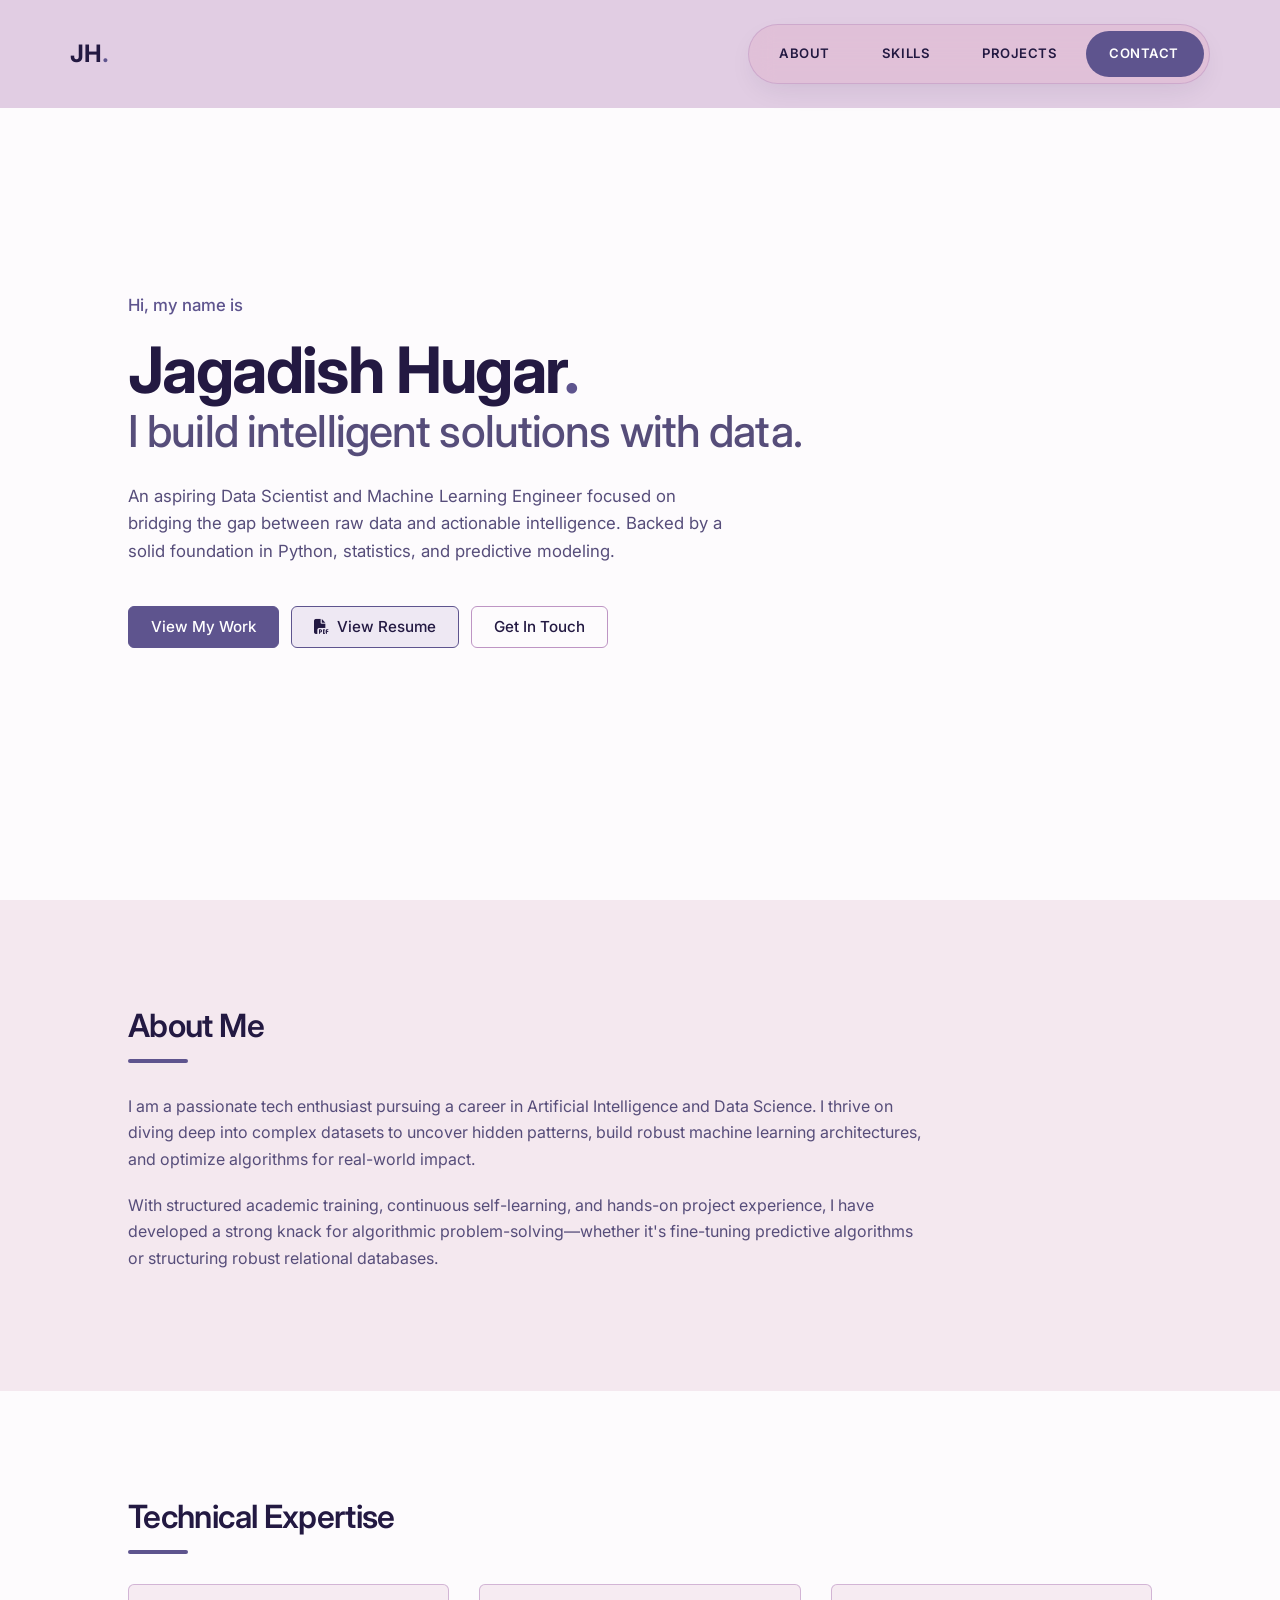
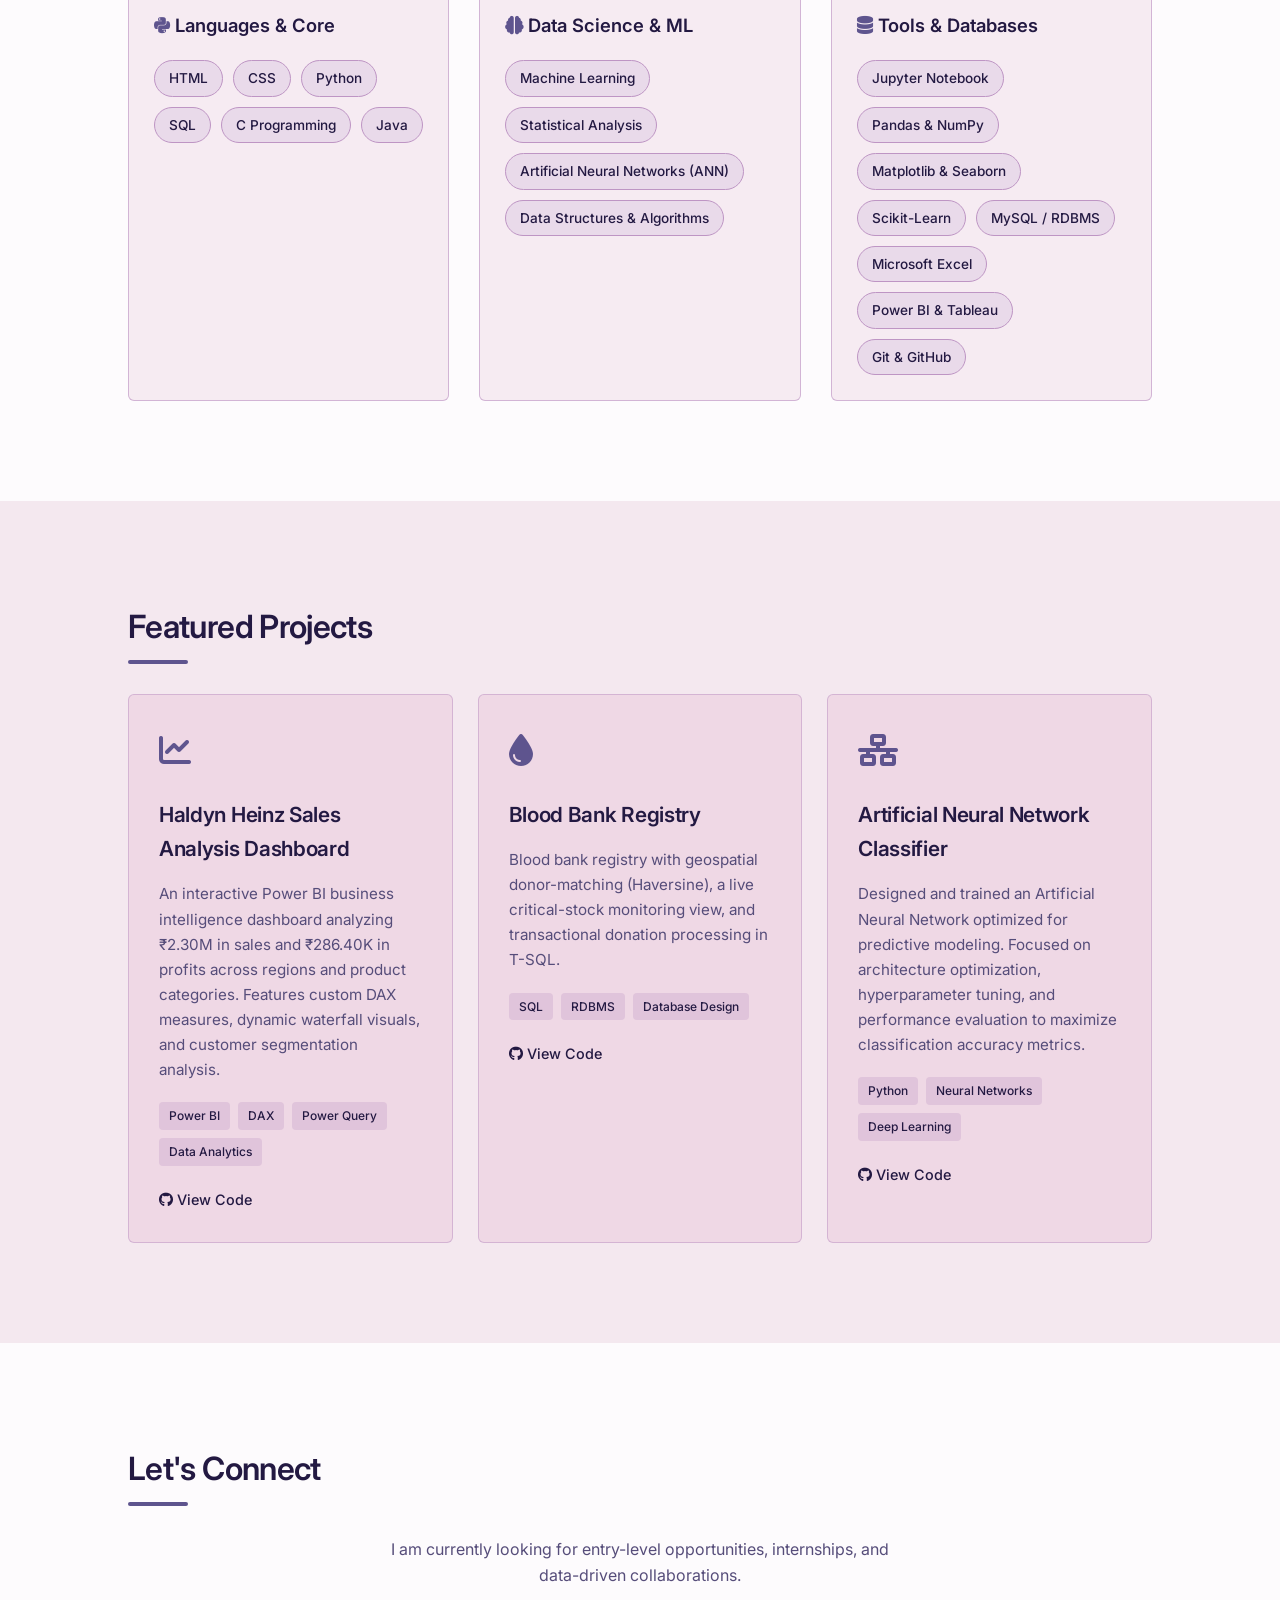
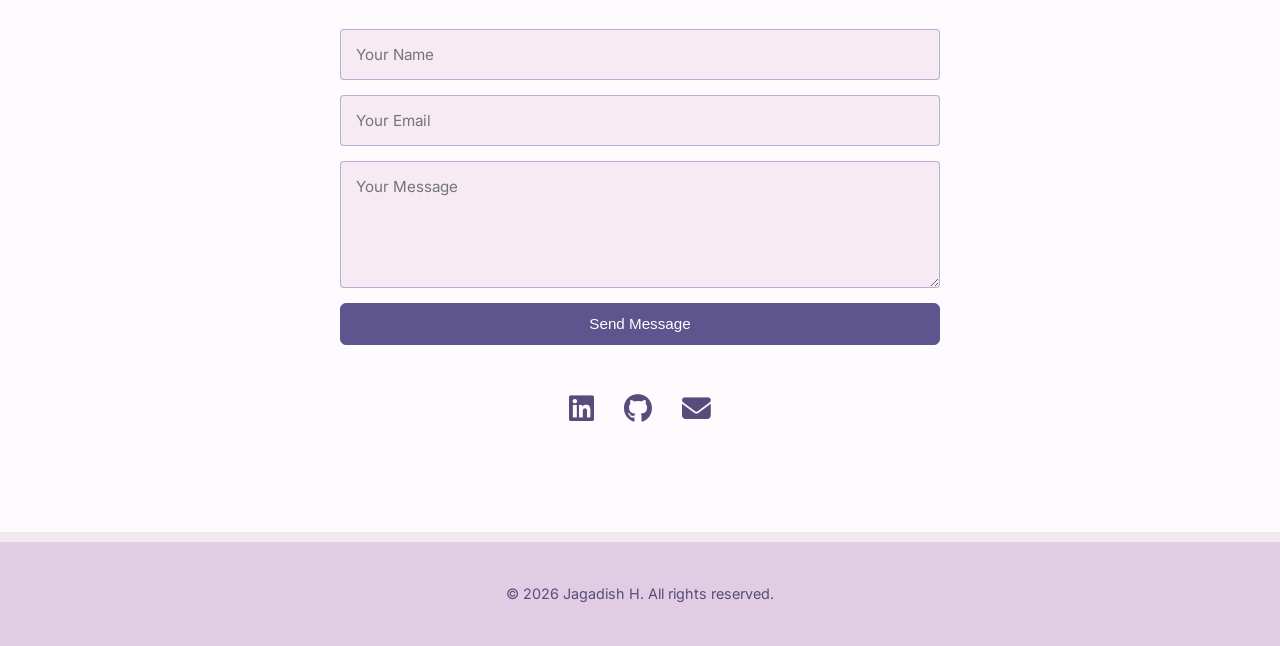
<file: index.html>
<!DOCTYPE html>
<html lang="en">
<head>
    <meta charset="UTF-8">
    <meta name="viewport" content="width=device-width, initial-scale=1.0">
    <meta name="description" content="Jagadish Hugar — Aspiring Data Scientist and Machine Learning Engineer specializing in Python, statistics, and predictive modeling.">
    
    <!-- Open Graph / Social Sharing -->
    <meta property="og:type" content="website">
    <meta property="og:title" content="Jagadish Hugar | Data Science &amp; ML Portfolio">
    <meta property="og:description" content="Aspiring Data Scientist and Machine Learning Engineer focused on Python, data analytics, SQL, and predictive modeling.">
    <meta property="og:url" content="https://jagadishhugar.github.io/">
    <meta property="og:image" content="https://jagadishhugar.github.io/assets/og-preview.png">

    <!-- Twitter / X Card -->
    <meta name="twitter:card" content="summary_large_image">
    <meta name="twitter:title" content="Jagadish Hugar | Data Science &amp; ML Portfolio">
    <meta name="twitter="twitter:description" content="Aspiring Data Scientist and Machine Learning Engineer focused on Python, data analytics, SQL, and predictive modeling.">
    <meta name="twitter:image" content="https://jagadishhugar.github.io/assets/og-preview.png">
    
    <meta name="theme-color" content="#0a192f">
    <title>Jagadish H | Aspiring Data Scientist</title>

    <link rel="preconnect" href="https://cdnjs.cloudflare.com" crossorigin>
    <link rel="preconnect" href="https://fonts.googleapis.com">
    <link rel="preconnect" href="https://fonts.gstatic.com" crossorigin>

    <link rel="stylesheet" href="style.css">
    <link rel="stylesheet" href="https://cdnjs.cloudflare.com/ajax/libs/font-awesome/6.4.0/css/all.min.css">
<link href="https://fonts.googleapis.com/css2?family=Inter:wght@400;500;600;700&display=swap" rel="stylesheet">
</head>
<body>

    <!-- Navigation Bar -->
    <nav class="navbar" aria-label="Main Navigation">
        <div class="nav-container">
            <a href="#" class="logo">JH<span class="accent">.</span></a>

            <div class="nav-pill" id="nav-pill">
                <span class="nav-indicator" id="nav-indicator" aria-hidden="true"></span>
                <ul class="nav-links" id="nav-links">
                    <li><a href="#about" data-section="about">About</a></li>
                    <li><a href="#skills" data-section="skills">Skills</a></li>
                    <li><a href="#projects" data-section="projects">Projects</a></li>
                    <li><a href="#contact" data-section="contact">Contact</a></li>
                </ul>
            </div>

            <button class="menu-toggle" id="mobile-menu" aria-label="Toggle navigation menu" aria-expanded="false" aria-controls="nav-links">
                <i class="fas fa-bars"></i>
            </button>
        </div>
    </nav>

    <main>
        <!-- Hero Section -->
        <header class="hero">
            <div class="hero-content">
                <p class="hero-subtitle">Hi, my name is</p>
                <h1 class="hero-title">Jagadish Hugar<span class="accent">.</span></h1>
                <h2 class="hero-slug">I build intelligent solutions with data.</h2>
                <p class="hero-description">
                    An aspiring Data Scientist and Machine Learning Engineer focused on bridging the gap between raw data and actionable intelligence. Backed by a solid foundation in Python, statistics, and predictive modeling.
                </p>
                <div class="hero-cta">
                    <a href="#projects" class="btn btn-primary">View My Work</a>
                    <a href="https://drive.google.com/file/d/1PDH59nsOPLXHMDU1B_QjlEpGLuwVR4rz/view?usp=sharing" target="_blank" rel="noopener noreferrer" class="btn btn-secondary">
                    <i class="fas fa-file-pdf" aria-hidden="true"></i> View Resume</a>
                    <a href="#contact" class="btn btn-tertiary">Get In Touch</a>
                </div>
            </div>
        </header>

        <!-- About Section -->
        <section id="about" class="section">
            <div class="container">
                <h2 class="section-title">About Me</h2>
                <div class="about-grid">
                    <div class="about-text">
                        <p>I am a passionate tech enthusiast pursuing a career in Artificial Intelligence and Data Science. I thrive on diving deep into complex datasets to uncover hidden patterns, build robust machine learning architectures, and optimize algorithms for real-world impact.</p>
                        <p>With structured academic training, continuous self-learning, and hands-on project experience, I have developed a strong knack for algorithmic problem-solving—whether it's fine-tuning predictive algorithms or structuring robust relational databases.</p>
                    </div>
                </div>
            </div>
        </section>

        <!-- Skills Section -->
        <section id="skills" class="section bg-light">
            <div class="container">
                <h2 class="section-title">Technical Expertise</h2>
                <div class="skills-grid">
                    <div class="skills-category">
                        <h3><i class="fab fa-python accent"></i> Languages & Core</h3>
                        <div class="skill-chips">
                            <span class="chip">HTML</span>
                            <span class="chip">CSS</span>
                            <span class="chip">Python</span>
                            <span class="chip">SQL</span>
                            <span class="chip">C Programming</span>
                            <span class="chip">Java</span>
                        </div>
                    </div>
                    <div class="skills-category">
                        <h3><i class="fas fa-brain accent"></i> Data Science & ML</h3>
                        <div class="skill-chips">
                            <span class="chip">Machine Learning</span>
                            <span class="chip">Statistical Analysis</span>
                            <span class="chip">Artificial Neural Networks (ANN)</span>
                            <span class="chip">Data Structures & Algorithms</span>
                        </div>
                    </div>
                    <div class="skills-category">
                        <h3><i class="fas fa-database accent"></i> Tools & Databases</h3>
                        <div class="skill-chips">
                            <span class="chip">Jupyter Notebook</span>
                            <span class="chip">Pandas & NumPy</span>
                            <span class="chip">Matplotlib & Seaborn</span>
                            <span class="chip">Scikit-Learn</span>
                            <span class="chip">MySQL / RDBMS</span>
                            <span class="chip">Microsoft Excel</span>
                            <span class="chip">Power BI & Tableau</span>
                            <span class="chip">Git & GitHub</span>
                        </div>
                    </div>
                </div>
            </div>
        </section>

        <!-- Projects Section -->
        <section id="projects" class="section">
            <div class="container">
                <h2 class="section-title">Featured Projects</h2>
                <div class="projects-grid">
                    <!-- Project 1 -->
                    <article class="project-card">
                        <div class="project-content">
                            <div class="project-icon"><i class="fas fa-chart-line"></i></div>
                            <h3>Haldyn Heinz Sales Analysis Dashboard</h3>
                            <p>An interactive Power BI business intelligence dashboard analyzing ₹2.30M in sales and ₹286.40K in profits across regions and product categories. Features custom DAX measures, dynamic waterfall visuals, and customer segmentation analysis.</p>
                            <div class="project-tags">
                                <span>Power BI</span>
                                <span>DAX</span>
                                <span>Power Query</span>
                                <span>Data Analytics</span>
                            </div>
                            <div class="project-links">
                                <a href="https://github.com/jagadishhugar/Haldyn-Heinz-Sales-Analysis-Dashboard" target="_blank" rel="noopener noreferrer"><i class="fab fa-github"></i> View Code</a>
                            </div>
                        </div>
                    </article>

                    <!-- Project 2 -->
                    <article class="project-card">
                        <div class="project-content">
                            <div class="project-icon"><i class="fas fa-tint"></i></div>
                            <h3>Blood Bank Registry</h3>
                            <p>Blood bank registry with geospatial donor-matching (Haversine), a live critical-stock monitoring view, and transactional donation processing in T-SQL.</p>
                            <div class="project-tags">
                                <span>SQL</span>
                                <span>RDBMS</span>
                                <span>Database Design</span>
                            </div>
                            <div class="project-links">
                                <a href="https://github.com/jagadishhugar/blood-bank-registry" target="_blank" rel="noopener noreferrer"><i class="fab fa-github"></i> View Code</a>
                            </div>
                        </div>
                    </article>

                    <!-- Project 3 -->
                    <article class="project-card">
                        <div class="project-content">
                            <div class="project-icon"><i class="fas fa-network-wired"></i></div>
                            <h3>Artificial Neural Network Classifier</h3>
                            <p>Designed and trained an Artificial Neural Network optimized for predictive modeling. Focused on architecture optimization, hyperparameter tuning, and performance evaluation to maximize classification accuracy metrics.</p>
                            <div class="project-tags">
                                <span>Python</span>
                                <span>Neural Networks</span>
                                <span>Deep Learning</span>
                            </div>
                            <div class="project-links">
                                <a href="https://github.com/maruthi63madhu-cloud/Ann-project" target="_blank" rel="noopener noreferrer"><i class="fab fa-github"></i> View Code</a>
                            </div>
                        </div>
                    </article>
                </div>
            </div>
        </section>

        <!-- Contact Section -->
        <section id="contact" class="section bg-light">
            <div class="container">
                <h2 class="section-title">Let's Connect</h2>
                <p class="contact-subtitle">I am currently looking for entry-level opportunities, internships, and data-driven collaborations.</p>

                <div class="contact-container">
                    <form id="contact-form" class="contact-form">
                        <label for="form-name" class="sr-only">Your Name</label>
                        <input type="text" id="form-name" name="name" placeholder="Your Name" required>

                        <label for="form-email" class="sr-only">Your Email</label>
                        <input type="email" id="form-email" name="email" placeholder="Your Email" required>

                        <label for="form-message" class="sr-only">Your Message</label>
                        <textarea id="form-message" name="message" placeholder="Your Message" rows="5" required></textarea>

                        <button type="submit" id="submit-btn" class="btn btn-primary">Send Message</button>
                    </form>

                    <div class="social-links">
                        <a href="https://www.linkedin.com/in/jagadishhugar" target="_blank" rel="noopener noreferrer" aria-label="LinkedIn Profile"><i class="fab fa-linkedin"></i></a>
                        <a href="https://github.com/jagadishhugar" target="_blank" rel="noopener noreferrer" aria-label="GitHub Profile"><i class="fab fa-github"></i></a>
                        <a href="mailto:jagadishhugar2207@gmail.com" aria-label="Send Email"><i class="fas fa-envelope"></i></a>   
                    </div>
                </div>
            </div>
        </section>
    </main>

    <!-- Footer -->
    <footer>
        <p>&copy; <span id="current-year">2026</span> Jagadish H. All rights reserved.</p>
    </footer>

    <script src="script.js" defer></script>
</body>
</html>
</file>
<file: style.css>
/* --- Base Variables & Reset --- */
:root {
    --bg-odd: #fdfbfd;
    --bg-even: #f4e8ef;
    --surface-tint: rgba(224, 177, 203, 0.28);
    --text-primary: #231942;
    --text-muted: #564d7a;
    --border-color: #be95c4;
    --accent: #5e548e;
    --accent-hover: #231942;
    --accent-soft: #9f86c0;
    --font-sans: 'Inter', -apple-system, BlinkMacSystemFont, 'Segoe UI', Roboto, sans-serif;
    --transition: all 0.3s ease;
}

* {
    margin: 0;
    padding: 0;
    box-sizing: border-box;
}

html {
    scroll-behavior: smooth;
}

body {
    background-color: var(--bg-odd);
    color: var(--text-primary);
    font-family: var(--font-sans);
    font-size: 16px;
    font-weight: 400;
    line-height: 1.65;
    -webkit-font-smoothing: antialiased;
}

.container {
    max-width: 1200px;
    margin: 0 auto;
    width: 100%;
}

.sr-only {
    position: absolute;
    width: 1px;
    height: 1px;
    padding: 0;
    margin: -1px;
    overflow: hidden;
    clip: rect(0, 0, 0, 0);
    white-space: nowrap;
    border: 0;
}

.accent {
    color: var(--accent);
}

/* Accessible Focus States */
a:focus-visible,
button:focus-visible,
input:focus-visible,
textarea:focus-visible {
    outline: 2px solid var(--accent);
    outline-offset: 3px;
}

/* --- Alternating Odd / Even Backgrounds Across <main> --- */
main > *:nth-child(odd) {
    background-color: var(--bg-odd);
}

main > *:nth-child(even) {
    background-color: var(--bg-even);
}

/* --- Layout Components --- */
.section {
    padding: 100px 10%;
}

.section-title {
    font-size: 2rem;
    font-weight: 600;
    letter-spacing: -0.02em;
    margin-bottom: 40px;
    position: relative;
    display: inline-block;
}

.section-title::after {
    content: '';
    position: absolute;
    bottom: -10px;
    left: 0;
    width: 60px;
    height: 4px;
    background-color: var(--accent);
    border-radius: 2px;
}

/* --- Buttons --- */
.btn {
    display: inline-flex;
    align-items: center;
    justify-content: center;
    gap: 8px;
    padding: 11px 22px;
    border-radius: 6px;
    font-size: 0.95rem;
    font-weight: 500;
    line-height: 1.2;
    text-decoration: none;
    transition: background-color 0.2s ease, border-color 0.2s ease, color 0.2s ease;
    cursor: pointer;
    border: 1.5px solid transparent;
}

/* Primary action: solid plum-violet */
.btn-primary {
    background-color: var(--accent);       /* #5E548E */
    border-color: var(--accent);
    color: #ffffff;
}

.btn-primary:hover {
    background-color: var(--accent-hover); /* #231942 */
    border-color: var(--accent-hover);
    color: #ffffff;
}

/* Secondary action: soft lavender tint with orchid border */
.btn-secondary {
    background-color: rgba(159, 134, 192, 0.16); /* #9F86C0 tint */
    border-color: var(--accent);               /* #5E548E */
    color: var(--text-primary);                /* #231942 */
}

.btn-secondary:hover {
    background-color: rgba(159, 134, 192, 0.30);
    border-color: var(--accent-hover);         /* #231942 */
    color: var(--text-primary);
}

/* Tertiary action: subtle bordered ghost style */
.btn-tertiary {
    background-color: transparent;
    border-color: var(--border-color);           /* #BE95C4 */
    color: var(--text-primary);                /* #231942 */
}

.btn-tertiary:hover {
    background-color: rgba(224, 177, 203, 0.28); /* #E0B1CB tint */
    border-color: var(--accent);
    color: var(--text-primary);
}

/* --- Navigation Bar --- */
.navbar {
    position: fixed;
    top: 0;
    width: 100%;
    background-color: rgba(190, 149, 196, 0.45);
    z-index: 1000;
    transition: var(--transition);
}

.navbar.scrolled {
    background-color: rgba(190, 149, 196, 0.45); /* --bg-even tint */
    backdrop-filter: blur(10px);
}


.nav-container {
    display: flex;
    justify-content: space-between;
    align-items: center;
    max-width: 1200px;
    margin: 0 auto;
    padding: 24px 30px;
    position: relative;
}

.logo {
    font-size: 1.5rem;
    font-weight: 700;
    color: var(--text-primary);
    text-decoration: none;
}

.nav-pill {
    position: relative;
    background-color: rgba(224, 177, 203, 0.45);
    backdrop-filter: blur(12px);
    border: 1px solid rgba(190, 149, 196, 0.55);
    border-radius: 50px;
    padding: 6px;
    box-shadow: 0 10px 30px -10px rgba(35, 25, 66, 0.12);
}

.nav-indicator {
    position: absolute;
    top: 6px;
    height: calc(100% - 12px);
    width: 0;
    left: 0;
    background-color: var(--accent);
    border-radius: 50px;
    opacity: 0;
    transition: left 0.3s ease, width 0.3s ease, opacity 0.2s ease;
    pointer-events: none;
    z-index: 0;
}

.nav-links {
    position: relative;
    display: flex;
    list-style: none;
    gap: 4px;
    z-index: 1;
}

.nav-links li a {
    position: relative;
    display: inline-block;
    color: var(--text-primary);
    text-decoration: none;
    padding: 12px 24px;
    border-radius: 50px;
    font-size: 0.82rem;
    font-weight: 600;
    letter-spacing: 0.04em;
    text-transform: uppercase;
    transition: color 0.25s ease;
}

.nav-links li a.on-indicator {
    color: #ffffff;
}

.menu-toggle {
    display: none;
    font-size: 1.5rem;
    cursor: pointer;
    background: none;
    border: none;
    color: var(--text-primary);
}

/* --- Hero Section --- */
.hero {
    min-height: 100vh;
    display: flex;
    align-items: center;
    padding: 120px 10% 80px;
}

.hero-subtitle {
    color: var(--accent);
    font-size: 1.05rem;
    font-weight: 500;
    margin-bottom: 15px;
}

.hero-title {
    font-size: 4rem;
    font-weight: 700;
    letter-spacing: -0.025em;
    line-height: 1.1;
}

.hero-slug {
    font-size: 2.75rem;
    color: var(--text-muted);
    font-weight: 500;
    letter-spacing: -0.02em;
    line-height: 1.2;
    margin-bottom: 25px;
}

.hero-description {
    max-width: 600px;
    color: var(--text-muted);
    font-size: 1.05rem;
    margin-bottom: 40px;
}

.hero-cta {
    display: flex;
    flex-wrap: wrap;
    gap: 12px;
}

/* --- About Section --- */
.about-grid {
    max-width: 800px;
}

.about-text p {
    margin-bottom: 20px;
    color: var(--text-muted);
}

/* --- Skills Section --- */
.skills-grid {
    display: grid;
    grid-template-columns: repeat(auto-fit, minmax(280px, 1fr));
    gap: 30px;
}

.skills-category {
    background: rgba(224, 177, 203, 0.22);
    padding: 25px;
    border-radius: 6px;
    border: 1px solid rgba(190, 149, 196, 0.65);
    transition: var(--transition);
}

.skills-category:hover {
    border-color: var(--accent);
}

.skills-category h3 {
    font-size: 1.15rem;
    font-weight: 600;
    margin-bottom: 20px;
}

.skill-chips {
    display: flex;
    flex-wrap: wrap;
    gap: 10px;
}

.chip {
    background-color: rgba(159, 134, 192, 0.16);
    color: var(--text-primary);
    border: 1px solid var(--border-color);
    padding: 6px 14px;
    border-radius: 20px;
    font-size: 0.85rem;
    font-weight: 500;
}

/* --- Projects Section --- */
.projects-grid {
    display: grid;
    grid-template-columns: repeat(auto-fit, minmax(300px, 1fr));
    gap: 25px;
}

.project-card {
    background-color: var(--surface-tint);
    border-radius: 6px;
    padding: 30px;
    transition: var(--transition);
    border: 1px solid rgba(190, 149, 196, 0.55);
}

.project-card:hover {
    border-color: var(--accent);
}

.project-icon {
    font-size: 2rem;
    color: var(--accent);
    margin-bottom: 20px;
}

.project-card h3 {
    margin-bottom: 15px;
    font-size: 1.3rem;
    font-weight: 600;
    letter-spacing: -0.015em;
}

.project-card p {
    color: var(--text-muted);
    font-size: 0.95rem;
    margin-bottom: 20px;
}

.project-tags {
    display: flex;
    flex-wrap: wrap;
    gap: 8px;
    margin-bottom: 20px;
}

.project-tags span {
    font-size: 0.75rem;
    font-weight: 500;
    color: var(--text-primary);
    background: rgba(190, 149, 196, 0.3);
    padding: 4px 10px;
    border-radius: 4px;
}

.project-links a {
    color: var(--text-primary);
    text-decoration: none;
    font-size: 0.9rem;
    font-weight: 500;
    transition: var(--transition);
}

.project-links a:hover {
    color: var(--accent);
}

/* --- Contact Section --- */
.contact-subtitle {
    text-align: center;
    max-width: 500px;
    margin: 0 auto 40px auto;
    color: var(--text-muted);
}

.contact-container {
    max-width: 600px;
    margin: 0 auto;
}

.contact-form {
    display: flex;
    flex-direction: column;
    gap: 15px;
    margin-bottom: 40px;
}

.contact-form input,
.contact-form textarea {
    background-color: rgba(224, 177, 203, 0.22);
    border: 1px solid rgba(159, 134, 192, 0.65);
    padding: 15px;
    color: var(--text-primary);
    border-radius: 4px;
    font-family: var(--font-sans);
    font-size: 0.95rem;
    outline: none;
    transition: var(--transition);
}

.contact-form input:focus,
.contact-form textarea:focus {
    border-color: var(--accent);
}

.contact-form input:hover,
.contact-form textarea:hover {
    border-color: var(--accent-soft);
}

.social-links {
    display: flex;
    justify-content: center;
    gap: 30px;
}

.social-links a {
    color: var(--text-muted);
    font-size: 1.8rem;
    transition: var(--transition);
}

.social-links a:hover {
    color: var(--accent);
}

/* --- Footer --- */

footer {
    text-align: center;
    padding: 40px;
    font-size: 0.9rem;
    color: var(--text-muted);
    background-color: rgba(190, 149, 196, 0.45);
    border-top: 10px solid var(--bg-even);
}


/* --- Responsive Media Queries --- */
@media (max-width: 768px) {
    .hero-title { font-size: 2.8rem; }
    .hero-slug { font-size: 1.9rem; }

    .nav-pill {
        display: none;
        position: absolute;
        top: 100%;
        left: 0;
        right: 0;
        margin-top: 10px;
        border-radius: 12px;
        background-color: rgba(253, 251, 253, 0.98);
    }

    .nav-pill.active {
        display: block;
    }

    .nav-indicator {
        display: none;
    }

    .nav-links {
        flex-direction: column;
        gap: 0;
    }

    .nav-links li a {
        display: block;
        border-radius: 8px;
        padding: 14px 20px;
    }

    .nav-links li a.on-indicator {
        background-color: var(--accent);
        color: #ffffff;
    }

    .menu-toggle { display: block; }
    .section { padding: 60px 5%; }
}

@media (prefers-reduced-motion: reduce) {
    html {
        scroll-behavior: auto;
    }
    *,
    *::before,
    *::after {
        transition-duration: 0.01ms !important;
        animation-duration: 0.01ms !important;
    }
}
</file>
